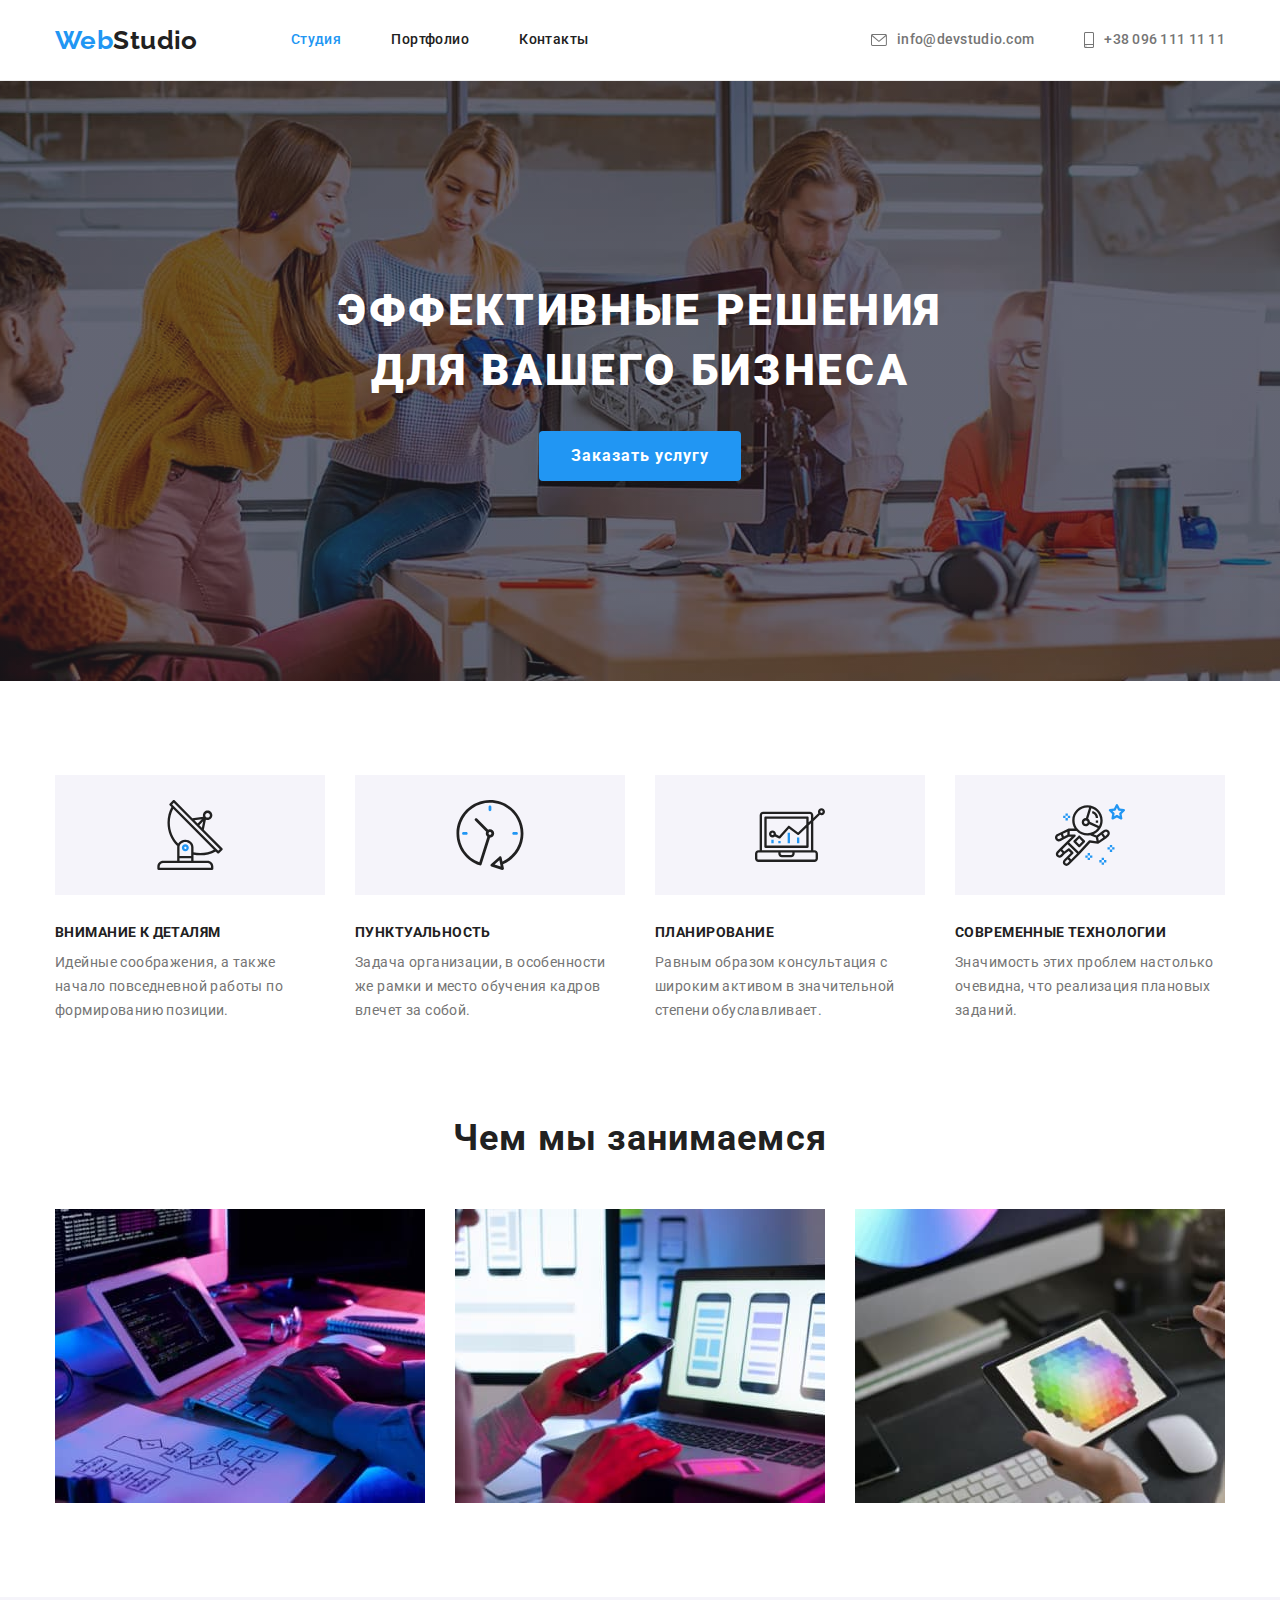
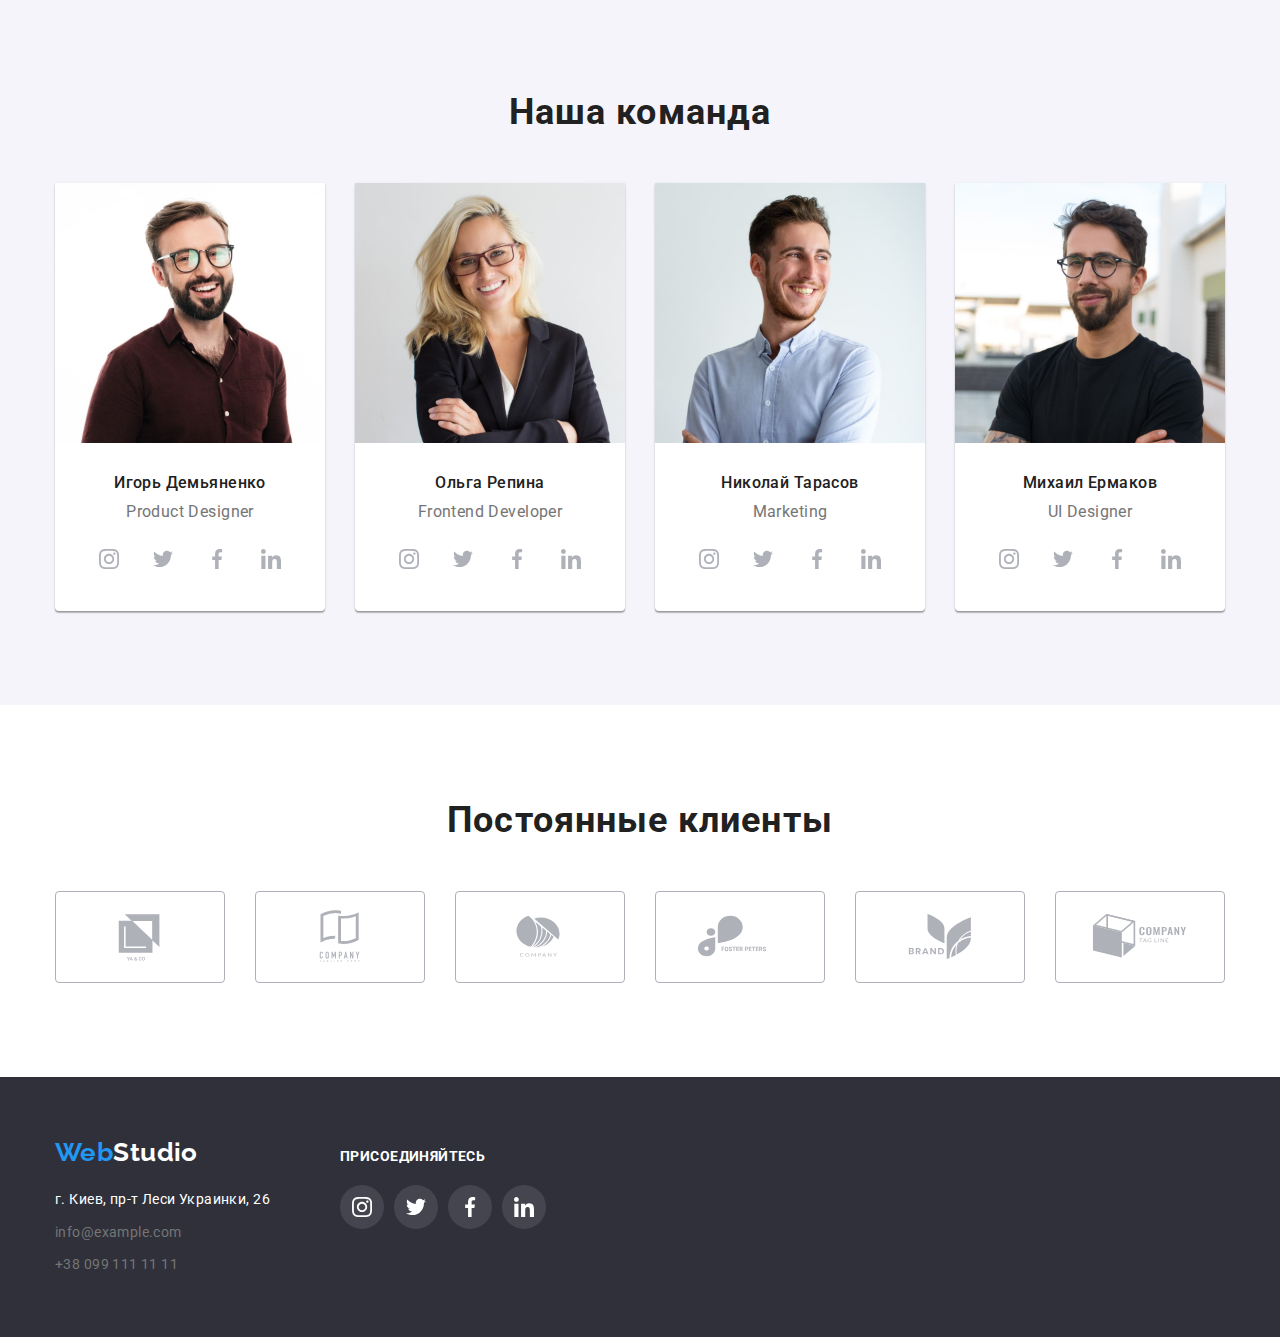
<file: index.html>
<!DOCTYPE html>
<html lang="en">

<head>
    <meta charset="UTF-8">
    <meta http-equiv="X-UA-Compatible" content="IE=edge">
    <meta name="viewport" content="width=device-width, initial-scale=1.0">
    <title>WebStudio</title>
    <link rel="preconnect" href="https://fonts.googleapis.com">
    <link rel="preconnect" href="https://fonts.gstatic.com" crossorigin>
    <link href="https://fonts.googleapis.com/css2?family=Raleway:wght@700&family=Roboto:wght@400;500;700;900&display=swap" rel="stylesheet">
    <link rel="stylesheet" href="https://cdnjs.cloudflare.com/ajax/libs/modern-normalize/1.1.0/modern-normalize.min.css">
    <link rel="stylesheet" href="css/styles.css">
   </head>

<body>
    <!--Site_header-->
    <header class="header">
    <div class="container navigation">
        <a class="logo link" href="">Web<span class="logo-accent">Studio</span></a>
    
        <nav>
            <ul class="site-nav list">
                <li class="item"> <a class="link-current link list" href style="color:#2196F3;">Студия</a></li>
                <li class="item" > <a class="link list" href="./portfolio.html">Портфолио</a></li>
                <li class="item"> <a class="link list" href="">Контакты</a></li>
            </ul>
        </nav>
    
        <ul class="contact-nav list"> 
            <li class="item"> <a class="link" href="mailto:info@devstudio.com">
                <svg class="contact-soc-icon" width="16" height="12">
                    <use href="./images/icons.svg#icon-envelope"></use>
                </svg>
                info@devstudio.com
            </a>
         </li>
            <li class=item> <a class="link" href="tel:+380961111111">
                <svg class="contact-soc-icon" width="10" height="16">
                    <use href="./images/icons.svg#icon-smartphone"></use>
                </svg>
                +38 096 111 11 11
            </a>
         </li>
        </ul>
        </div>
    </header>
    <main>
        <!--hero-->
        <section class="hero">
            <div class="container">
            <h1 class="hero-title">Эффективные решения <br> для вашего бизнеса</h1>
            <button class="button primary" type="button">Заказать услугу</button>
            </div>
        </section>
        <!--What do we care about others-->
        <section class="section-singularity">
            <div class="container">
            <h2 class="visually-hidden">What do we care about others</h2>
            <ul class="singularity-list list">
                <li class="singularity-item item icon-antenna">
                    <div class="singularity-icon">
                        <svg width="70" height="70">
                            <use href="./images/icons.svg#icon-antenna"></use>
                        </svg>

                    </div>

                    <h3 class="singularity-title">Внимание к деталям </h3>
                    <p class="singularity-text"> Идейные соображения, а также начало повседневной работы по формированию позиции.
                    </p>
                </li>
                <li class="singularity-item item icon-clock">
                    <div class="singularity-icon">
                        <svg width="70" height="70">
                            <use href="./images/icons.svg#icon-clock"></use>
                        </svg>
                    
                    </div>
                    <h3 class="singularity-title">Пунктуальность</h3>
                    <p class="singularity-text" >Задача организации, в особенности же рамки и место обучения кадров влечет за собой.
                    </p>
                </li>
                <li class="singularity-item item icon-diagram">
                    <div class="singularity-icon">
                        <svg width="70" height="70">
                            <use href="./images/icons.svg#icon-diagram"></use>
                        </svg>
                    
                    </div>
                    <h3 class="singularity-title">Планирование</h3>
                    <p class="singularity-text">Равным образом консультация с широким активом в значительной степени обуславливает.
                    </p>
                </li>
                <li class="singularity-item item icon-astronaut" >
                    <div class="singularity-icon">
                        <svg width="70" height="70">
                            <use href="./images/icons.svg#icon-astronaut"></use>
                        </svg>
                    
                    </div>
                    <h3 class="singularity-title">Современные технологии</h3>
                    <p class="singularity-text">Значимость этих проблем настолько очевидна, что реализация плановых заданий.
                    </p>
                </li>
            </ul>
            </div>
        </section>
        <!--What_are_we_doing-->
        <section class="section-job">
            <div class="container">
            <h2 class="job-title">Чем мы занимаемся</h2>
            <ul class="job-list list">
                <li class="job-item item"> <img src="./images/img1.jpg" alt="Фото с ноутбуком" width="370" height="294"></li>
                <li class="job-item item"> <img src="./images/img2.jpg" alt="Фото с телефоном" width="370" height="294"></li>
                <li class="job-item item"> <img src="./images/img3.jpg" alt="Фото с планшетом" width="370" height="294"></li>
            </ul> 
            </div>
        </section>
        <!--Our_star_team-->
        <section class="section-team">
            <div class="container">
            <h2 class="team-title">Наша команда</h2>
            <ul class="team list">
                <!--Ihor-->
                <li class="team-item item">
                    <img class="img" src="./images/img4.jpg" alt="Фото Игоря" width="270" height="260">
                    <div class="team-list"> 
                    <h3 class="team-member">Игорь Демьяненко</h3>
                    <p class="team-position">Product Designer</p> 
                <ul class="team-soc-list list">
                    <li class="team-soc-item"><a href="" class="team-soc-link link">
                            <svg class="team-soc-icon" width="20" height="20">
                                <use href="./images/icons.svg#icon-instagram"></use>
                            </svg>
                        </a>
                    </li>
                    <li class="team-soc-item"><a href="" class="team-soc-link link">
                            <svg class="team-soc-icon" width="20" height="20">
                                <use href="./images/icons.svg#icon-twitter"></use>
                            </svg>
                        </a>
                    </li>
                    <li class="team-soc-item"><a href="" class="team-soc-link link">
                            <svg class="team-soc-icon" width="20" height="20">
                                <use href="./images/icons.svg#icon-facebook"></use>
                            </svg>
                        </a>
                    </li>
                    <li class="team-soc-item"><a href="" class="team-soc-link link">
                            <svg class="team-soc-icon" width="20" height="20">
                                <use href="./images/icons.svg#icon-linkedin"></use>
                            </svg>
                        </a>
                    </li>
                </ul>
                </div>
                
                </li>
                <!--Olha-->
                <li class="team-item item">
                    <img class="img" src="./images/img5.jpg" alt="Фото Ольги" width="270" height="260">
                    <div class="team-list">
                    <h3 class="team-member">Ольга Репина</h3>
                    <p class="team-position">Frontend Developer</p>
                <ul class="team-soc-list list">
                    <li class="team-soc-item"><a href="" class="team-soc-link link">
                            <svg class="team-soc-icon" width="20" height="20">
                                <use href="./images/icons.svg#icon-instagram"></use>
                            </svg>
                        </a>
                    </li>
                    <li class="team-soc-item"><a href="" class="team-soc-link link">
                            <svg class="team-soc-icon" width="20" height="20">
                                <use href="./images/icons.svg#icon-twitter"></use>
                            </svg>
                        </a>
                    </li>
                    <li class="team-soc-item"><a href="" class="team-soc-link link">
                            <svg class="team-soc-icon" width="20" height="20">
                                <use href="./images/icons.svg#icon-facebook"></use>
                            </svg>
                        </a>
                    </li>
                    <li class="team-soc-item"><a href="" class="team-soc-link link">
                            <svg class="team-soc-icon" width="20" height="20">
                                <use href="./images/icons.svg#icon-linkedin"></use>
                            </svg>
                        </a>
                    </li>
                </ul>
                </div>
                
                </li>
                <!--Nicolay-->
                <li class="team-item item">
                    <img class="img" src="./images/img6.jpg" alt="Фото Николая" width="270" height="260">
                    <div class="team-list">
                    <h3 class="team-member">Николай Тарасов</h3>
                    <p class="team-position">Marketing</p>
                <ul class="team-soc-list list">
                    <li class="team-soc-item"><a href="" class="team-soc-link link">
                            <svg class="team-soc-icon" width="20" height="20">
                                <use href="./images/icons.svg#icon-instagram"></use>
                            </svg>
                        </a>
                    </li>
                    <li class="team-soc-item"><a href="" class="team-soc-link link">
                            <svg class="team-soc-icon" width="20" height="20">
                                <use href="./images/icons.svg#icon-twitter"></use>
                            </svg>
                        </a>
                    </li>
                    <li class="team-soc-item"><a href="" class="team-soc-link link">
                            <svg class="team-soc-icon" width="20" height="20">
                                <use href="./images/icons.svg#icon-facebook"></use>
                            </svg>
                        </a>
                    </li>
                    <li class="team-soc-item"><a href="" class="team-soc-link link">
                            <svg class="team-soc-icon" width="20" height="20">
                                <use href="./images/icons.svg#icon-linkedin"></use>
                            </svg>
                        </a>
                    </li>
                </ul>
                </div>
                
                </li>
                <!--Michail-->
                <li class="team-item item">
                    <img class="img" src="./images/img7.jpg" alt="Фото Михаила" width="270" height="260">
                    <div class="team-list">
                    <h3 class="team-member">Михаил Ермаков</h3>
                    <p class="team-position" >UI Designer</p>
                <ul class="team-soc-list list">
                    <li class="team-soc-item"><a href="" class="team-soc-link link">
                            <svg class="team-soc-icon" width="20" height="20">
                                <use href="./images/icons.svg#icon-instagram"></use>
                            </svg>
                        </a>
                    </li>
                    <li class="team-soc-item"><a href="" class="team-soc-link link">
                            <svg class="team-soc-icon" width="20" height="20">
                                <use href="./images/icons.svg#icon-twitter"></use>
                            </svg>
                        </a>
                    </li>
                    <li class="team-soc-item"><a href="" class="team-soc-link link">
                            <svg class="team-soc-icon" width="20" height="20">
                                <use href="./images/icons.svg#icon-facebook"></use>
                            </svg>
                        </a>
                    </li>
                    <li class="team-soc-item"><a href="" class="team-soc-link link">
                            <svg class="team-soc-icon" width="20" height="20">
                                <use href="./images/icons.svg#icon-linkedin"></use>
                            </svg>
                        </a>
                    </li>
                </ul>
                </div>
                
                </li>
            </ul>
            </div>
        </section>
        <!--Klients-->
        <section class="klients">
            <div class="container">
            <h2 class="klients-title">Постоянные клиенты</h2>
            <!--<div class="klients-base">-->
                    <ul class="klients-list list">
                    <li class="klients-item">
                        <a class="klient-link link" href="">
                            <svg class="klient-icon" width="106" height="60">
                                <use href="./images/icons.svg#icon-Logo1"></use>
                            </svg>
                        </a>
                    </li>
                    <li class="klients-item">
                        <a class="klient-link link" href="">
                            <svg class="klient-icon" width="106" height="60">
                                <use href="./images/icons.svg#icon-Logo2"></use>
                            </svg>
                        </a>
                    </li>
                    <li class="klients-item">
                        <a class="klient-link link" href="">
                            <svg class="klient-icon" width="106" height="60">
                                <use href="./images/icons.svg#icon-Logo3"></use>
                            </svg>
                        </a>
                    </li>
                    <li class="klients-item">
                        <a class="klient-link link" href="">
                            <svg class="klient-icon" width="106" height="60">
                                <use href="./images/icons.svg#icon-Logo4"></use>
                            </svg>
                        </a>
                    </li>
                    <li class="klients-item">
                        <a class="klient-link link" href="">
                            <svg class="klient-icon" width="106" height="60">
                                <use href="./images/icons.svg#icon-Logo5"></use>
                            </svg>
                        </a>
                    </li>
                    <li class="klients-item">
                        <a class="klient-link link" href="">
                            <svg class="klient-icon" width="106" height="60">
                                <use href="./images/icons.svg#icon-Logo6"></use>
                            </svg>
                        </a>
                    </li>
                </ul>
                <!--</div>-->
            </div>
        </section>
        
        </main>
        <!--Footer-->
        <footer class="footer">
            <div class="container footer-connect">
                <div class="footer-address">
            <a class="logo link logo-one" href="">Web<span class="logo-footer">Studio</span></a>
           
            <address class="address-bottom">
                <ul class="address list">
                    <li class="address-item item"> <a class="address-be-found" href="https://goo.gl/maps/zkPrUZPVj4T2EZEg6" target="_blank" rel="noreferrer noopener">
                        г. Киев, пр-т Леси Украинки, 26 </a></li>
                    <li class="address-item item"> <a class="address-contact" href="mailto:info@example.com">info@example.com</a></li>
                    <li class="address-item item"> <a class="address-contact" href="tel:+380991111111">+38 099 111 11 11</a></li>
                </ul>
            </address>
                </div>
                <div class="connect-soc">
                    <h2 class="connect-title">Присоединяйтесь</h2>
                      <ul class="connect-list list">
                        <li class="connect-item">
                            <a class="connect-link" href="">
                                <svg class="connect-icon" width="20" height="20">
                                    <use href="./images/icons.svg#icon-instagram"></use>
                                </svg>
                            </a>
                        </li>
                        <li class="connect-item">
                            <a class="connect-link" href="">
                                <svg class="connect-icon" width="20" height="20">
                                    <use href="./images/icons.svg#icon-twitter"></use>
                                </svg>
                            </a>
                        </li>
                        <li class="connect-item">
                            <a class="connect-link" href="">
                                <svg class="connect-icon" width="20" height="20">
                                    <use href="./images/icons.svg#icon-facebook"></use>
                                </svg>
                            </a>
                        </li>
                        <li class="connect-item">
                            <a class="connect-link" href="">
                                <svg class="connect-icon" width="20" height="20">
                                    <use href="./images/icons.svg#icon-linkedin"></use>
                                </svg>
                            </a>
                        </li>
                    </ul>
                </div>                
            </div>
        </footer>
        
        </body>
        
        </html>
</file>
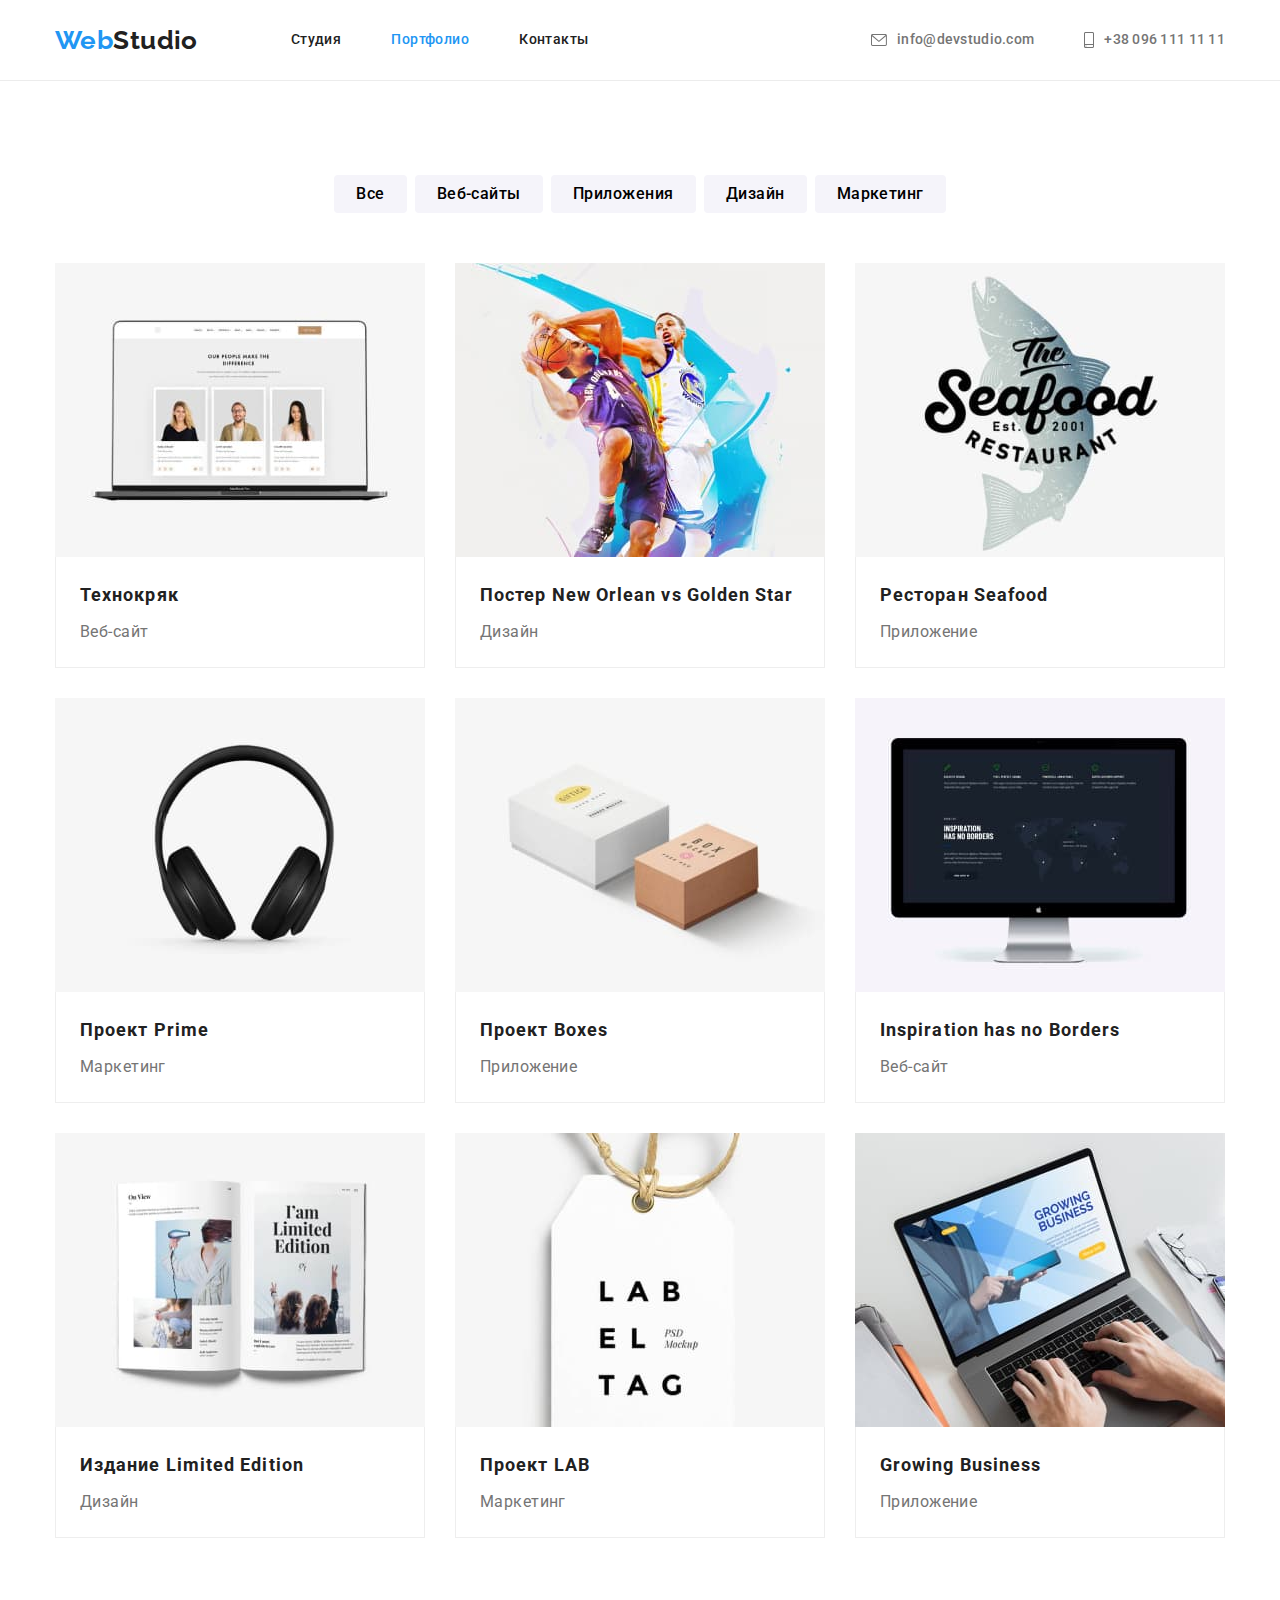
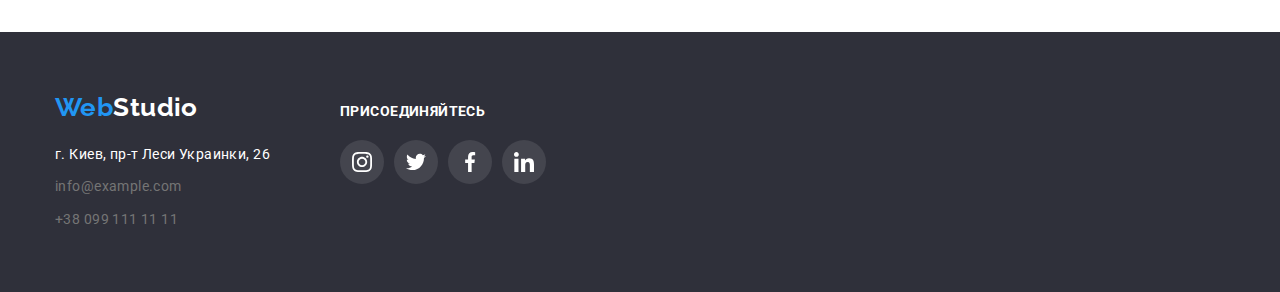
<file: portfolio.html>
<!DOCTYPE html>
<html lang="ru">

<head>
    <meta charset="UTF-8">
    <meta http-equiv="X-UA-Compatible" content="IE=edge">
    <meta name="viewport" content="width=device-width, initial-scale=1.0">
    <title>WebStudio</title>
    <link rel="preconnect" href="https://fonts.googleapis.com">
    <link rel="preconnect" href="https://fonts.gstatic.com" crossorigin>
    <link rel="stylesheet" href="https://cdnjs.cloudflare.com/ajax/libs/modern-normalize/1.1.0/modern-normalize.min.css">
    <link href="https://fonts.googleapis.com/css2?family=Raleway:wght@700&family=Roboto:wght@400;500;700;900&display=swap"
        rel="stylesheet">
    <link rel="stylesheet" href="css/styles.css">
</head>
<body class="body">
    <!--site_header-->
    <header class="header">
        <div class="container navigation">
            <a class="logo link" href="">Web<span class="logo-accent">Studio</span></a>
        <nav>
            <ul class="site-nav list">
                <li class="item" > <a class="link" href="./index.html">Студия</a></li>
                <li class="item" > <a class="link-current link" href style="color: #2196F3;">Портфолио</a></li>
                <li class="item" > <a class="link" href="">Контакты</a></li>
            </ul>
        </nav>
        <ul class="contact-nav list">
            <li class="item" > <a class="link" href="mailto:info@devstudio.com">
                <svg class="contact-soc-icon" width="16" height="12">
                    <use href="./images/icons.svg#icon-envelope"></use>
                </svg>
                info@devstudio.com
            </a> 
        </li>
            <li class="item" > <a class="link" href="tel:+380961111111">
                <svg class="contact-soc-icon" width="10" height="16">
                    <use href="./images/icons.svg#icon-smartphone"></use>
                </svg>
                +38 096 111 11 11
            </a>
         </li>
        </ul>
        </div>
    </header>
    <main>
        <section class="section-portfolio">
             <div class="container">
            <h1 class="visually-hidden">Content Portfolio page</h1>
            <ul class="button-list list">
                <li class="button-item item" > <button class="button-portfolio" type="button">Все</button></li>
                <li class="button-item item" > <button class="button-portfolio" type="button">Веб-сайты</button></li>
                <li class="button-item item" > <button class="button-portfolio" type="button">Приложения</button></li>
                <li class="button-item item" > <button class="button-portfolio" type="button">Дизайн</button></li>
                <li class="button-item item" > <button class="button-portfolio" type="button">Маркетинг</button></li>
            </ul>
        
            <ul class="project-list list">
                <li class="project-item" >
                <a class="project-link link" href="">
                    <img class="img"  src="./images/cards.jpg" alt="our specialists"  width="370">
                    <div class="project-container">
                    <h2 class="project-title ">Технокряк</h2>
                    <p class="project-text ">Веб-сайт</p>
                    </div>
                </a>
                </li>
                <li class="project-item" >
                <a class="project-link link" href="">
                    <img class="img" src="./images/basketball.jpg" alt="basketball players"  width="370">
                    <div class="project-container">
                    <h2 class="project-title ">Постер New Orlean vs Golden Star</h2>
                    <p class="project-text ">Дизайн</p>
                    </div>
                </a>
                </li> 
                <li class="project-item" >
                <a class="project-link link" href="">
                    <img class="img" src="./images/fishrestaurant.jpg" alt="logo of seafoodrestaurant"  width="370">
                    <div class="project-container">
                    <h2 class="project-title ">Ресторан Seafood</h2>
                    <p class="project-text  ">Приложение</p>
                    </div>
                </a>
                </li>
                <li class="project-item" >
                <a class="project-link link" href="">
                    <img class="img" src="./images/headphone.jpg" alt="headphone"  width="370">
                    <div class="project-container">
                    <h2 class="project-title ">Проект Prime</h2>
                    <p  class="project-text ">Маркетинг</p>
                    </div>
                </a>
                </li>
                <li class="project-item"  >
                <a class="project-link link" href="">
                    <img class="img" src="./images/boxes.jpg" alt="boxes"  width="370">
                    <div class="project-container">
                    <h2 class="project-title  ">Проект Boxes</h2>
                    <p class="project-text ">Приложение</p>
                    </div>
                </a>
                </li>
                <li class="project-item">
                <a class="project-link link" href="">
                    <img class="img" src="./images/monitor.jpg" alt="monitor"  width="370">
                    <div class="project-container">
                    <h2 lang="en" class="project-title">Inspiration has no Borders</h2>
                    <p class="project-text ">Веб-сайт</p>
                    </div>
                </a>
                </li>
                <li class="project-item">
                <a class="project-link link" href="">
                    <img class="img" src="./images/book.jpg" alt="book"  width="370">
                    <div class="project-container">
                    <h2 class="project-title ">Издание Limited Edition</h2>
                    <p class="project-text ">Дизайн</p>
                    </div>
                </a>
                </li>
                <li class="project-item" >
                <a class="project-link link" href="">
                    <img class="img" src="./images/LAB.jpg" alt="label teg"  width="370">
                    <div class="project-container">
                    <h2 class="project-title ">Проект LAB</h2>
                    <p class="project-text ">Маркетинг</p>
                    </div>
                </a>
                </li>
                <li class="project-item">
                <a class="project-link link" href="">
                    <img class="img" src="./images/leptoptyping.jpg" alt="leptop"  width="370">
                    <div class="project-container">
                    <h2 class="project-title  ">Growing Business</h2>
                    <p class="project-text ">Приложение</p>
                    </div>
                </a>
                </li>
            </ul>
            </div>
        </section>

    </main>
    <!--footer-->
    <footer class="footer">
        <div class="container">
            <div class="footer-connect">
                <div class="footer-address">
        <a class="logo link logo-one" href="">Web<span class="logo-footer">Studio</span></a>
        <address class="address-bottom">
            <ul class="address list">
                <li class="address-item item" > <a class="address-be-found" href="https://goo.gl/maps/zkPrUZPVj4T2EZEg6" target="_blank" rel="noreferrer noopener">
                        г. Киев, пр-т Леси Украинки, 26
                    </a></li>
                <li class="address-item item" > <a class="address-contact" href="mailto:info@example.com">info@example.com</a></li>
                <li class="address-item item" > <a class="address-contact" href="tel:+380991111111">+38 099 111 11 11</a></li>
            </ul>
        </address>
        </div>
        <section class="connect">
            <div class="connect-soc">
        
                <h2 class="connect-title">Присоединяйтесь</h2>
                <ul class="connect-list list">
                    <li class="connect-item">
                        <a class="connect-link" href="">
                            <svg class="connect-icon" width="20" height="20">
                                <use href="./images/icons.svg#icon-instagram"></use>
                            </svg>
                        </a>
                    </li>
                    <li class="connect-item">
                        <a class="connect-link" href="">
                            <svg class="connect-icon" width="20" height="20">
                                <use href="./images/icons.svg#icon-twitter"></use>
                            </svg>
                        </a>
                    </li>
                    <li class="connect-item">
                        <a class="connect-link" href="">
                            <svg class="connect-icon" width="20" height="20">
                                <use href="./images/icons.svg#icon-facebook"></use>
                            </svg>
                        </a>
                    </li>
                    <li class="connect-item">
                        <a class="connect-link" href="">
                            <svg class="connect-icon" width="20" height="20">
                                <use href="./images/icons.svg#icon-linkedin"></use>
                            </svg>
                        </a>
                    </li>
                </ul>
            </div>
        </section>
        
        </div>
        </div>
    </footer>
</body>
</html>
</file>
<file: css/styles.css>
:root {
    --primary-text-color: #757575;
    --title-text-color: #212121;
    --accent-color: #2196F3;
    --primary-white-color: #FFFFFF;
    --secondary-white-color: color: rgba(255, 255, 255, 0.6);
    --medium-bg-color: #E5E5E5;
    --end-bg-color: #F5F4FA;
    --footer-bg-color: #2F303A;
    --header-border-color: #ECECEC;
    --portfolio-border-color: #EEEEEE;
    --hero-bg-color: #C4C4C4;
    --klients-color: #AFB1B8;
    --btn-bg-hover-color: ;
    
}


body {
    color: var(--primary-text-color);
    background-color: var(--primary-white-color);
    font-family:'Roboto', sans-serif;
    font-size: 14px;
    letter-spacing: 0.03em; 
}

h1,
h2,
h3,
h4,
h5,
h6,
p{
    margin: 0;
}

img {
    display: block;
    max-width: 100%;
    height: auto;
}
address {
    font-style: normal;}

.container {
    width: 1200px;
    padding-left: 15px;
    padding-right: 15px;
    margin-left: auto;
    margin-right: auto;
}

.list {
    list-style: none;
    padding-left: 0;
    margin: 0;
}
.link {
    text-decoration: none;
  
}
.item {
    list-style-type: none;
  }  /* Убираем маркеры */

/*,
*::before,
*::after {
    margin: 0;
    padding: 0;
    box-sizing: border-box;
}*/

.header {
    border-bottom: 1px solid var(--header-border-color);
}

/* Logo */
.logo {
    color: var(--accent-color);
    font-family: 'Raleway', sans-serif;
    font-weight: 700;
    font-size: 26px;
    line-height: 1.17;
    text-decoration: none;
    margin-right: 93px;
}
.logo-accent {
    color: var(--title-text-color);
}
   

.logo-footer {
    color: var(--primary-white-color);
    
}
.logo-one{
    margin-right: 0;
    
}

/* Navigation */
.navigation{
    display: flex;
    align-items: center;
}
.site-nav {
    display: flex;
}

.site-nav .item:not(:last-child) {
    margin-right: 50px;
}
   
.site-nav .link {
    display: block;
    padding-top: 32px;
    padding-bottom: 32px;
    color: var(--title-text-color);
    font-weight: 500;
    font-size: 14px;
    line-height: 1.14;
    letter-spacing: 0.03em;
    text-decoration: none;
}

.site-nav .link:hover,
.site-nav .link:focus {
    color: var(--accent-color);
}
.site-nav .link .link-current {
    color: var(--accent-color);
}

/* Contact */
.contact-nav{
    display: flex;
    margin-left: auto;
    align-items: center;
}

.contact-nav .link {
    display: flex;
    align-items: center;
    padding-top: 32px;
    padding-bottom: 32px;
    color: var(--primary-text-color);
    font-weight: 500;
    font-size: 14px;
    line-height: 1.14;
    letter-spacing: 0.02em;
  }
  

.contact-nav .item+.item {
    margin-left: 50px;
}

.contact-nav .link:hover,
.contact-nav .link:focus {
    color: var(--accent-color);
}
   
.contact-nav .link:hover .contact-soc-icon,
.contact-nav .link:focus .contact-soc-icon{
    fill:var(--accent-color) ;
}
    
.contact-soc-icon{
    margin-right: 10px;
    fill: currentColor;
  }
    
 

/* Visually-hidden */
.visually-hidden {
    position: absolute;
    width: 1px;
    height: 1px;
    margin: -1px;
    border: 0;
    padding: 0;

    white-space: nowrap;
    clip-path: inset(100%);
    clip: rect(0 0 0 0);
    overflow: hidden;
}

/* Hero title */
.hero {
    max-width: 1600px;
    height: 600px;
    margin: 0 auto;
    padding-top: 200px;
    padding-bottom: 200px;
    background-color: var(--footer-bg-color);
    background-image:linear-gradient(rgba(47, 48, 58, 0.4),
        rgba(47, 48, 58, 0.4)), url(../images/Img-hero.jpg);
    background-repeat: no-repeat;
    background-position: center;
    background-size: cover;
    text-align: center;
}

.hero-title {
    margin-bottom: 30px;
    color: var(--primary-white-color);
    font-weight: 900;
    font-size: 44px;
    line-height: 1.36;
    letter-spacing: 0.06em;
    text-transform: uppercase;
}

/* Background color section */
.team {
    background-color: var(--end-bg-color);
}

.footer {
    background-color: var(--footer-bg-color);
}

/* Section */
.team-title, .job-title, .klients-title {
    margin-bottom: 50px;
    color: var(--title-text-color);
    font-weight: 700;
    font-size: 36px;
    line-height: 1.17;
    text-align: center;
    letter-spacing: 0.03em;
}

/* Singularity */
.section-singularity{
    padding-top: 94px;
    padding-bottom: 94px;
}
.singularity-list {
    display: flex;
}

.singularity-item {
    width: 270px;
}

.singularity-item:not(:last-child) {
    margin-right: 30px;
}

.singularity-icon{
    display: flex;
    align-items: center;
    justify-content: center;
    width: 270px;
    height: 120px;
    margin-bottom: 30px;
    background-color: var(--end-bg-color);
}

.singularity-title {
    margin-bottom: 10px;
    color: var(--title-text-color);
    font-weight: 700;
    font-size: 14px;
    line-height: 1.14;
    text-transform: uppercase;
}
.singularity-text{
    font-family: 'Roboto';
    font-style: normal;
    font-weight: 400;
    font-size: 14px;
    line-height: 1.71;
    letter-spacing: 0.03em;
}
/* What are we doing */

.section-job {
    padding-bottom: 94px;
}

.job-list { 
    display: flex;
}

.job-item:not(:last-child) {
    margin-right: 30px;
}


/* Team section */
.section-team {
    padding-top: 94px;
    padding-bottom: 94px;
    background-color: var(--end-bg-color);
}

.team{
    display:flex;
}

.team-item:not(:last-child) {
    margin-right: 30px;
}


.team-item {
    background-color: var(--primary-white-color);
    box-shadow: 0px 1px 3px rgba(0, 0, 0, 0.12), 0px 1px 1px rgba(0, 0, 0, 0.14), 0px 2px 1px rgba(0, 0, 0, 0.2);
    border-radius: 0px 0px 4px 4px;

}

 
.team-list{
    padding-top: 30px;
    padding-bottom: 30px;
}

.team-member {
    margin-bottom: 10px;
    color: var(--title-text-color);
    font-style: normal;
    font-weight: 500;
    font-size: 16px;
    line-height: 1.19;
    text-align: center;
 }

.team-position {
    font-size: 16px;
    line-height: 1.19;
    text-align: center; 
    margin-bottom: 16px;
}
.team-soc-list{
    display:flex;
    justify-content:center;

}
.team-soc-item{
    width: 44px;
    height: 44px;
    margin-right: 10px;
   
}
.team-soc-item:last-child {
 margin: 0px;

}
.team-soc-icon{
    fill: var(--klients-color);
   
}

.team-soc-link{
    width: 100%;
    height: 100%;
    border-radius: 50%;
    display:flex;
    align-items: center;
    justify-content: center;
    background-color: var(--primary-white-color-color);
    
  } 


.team-soc-link:hover, 
.team-soc-link:focus{
    background-color: var(--accent-color); 
    box-shadow: 0px 1px 3px rgba(0, 0, 0, 0.12), 0px 1px 1px rgba(0, 0, 0, 0.14), 0px 2px 1px rgba(0, 0, 0, 0.2);
}
.team-soc-link:hover .team-soc-icon,
.team-soc-link:focus .team-soc-icon{
    fill: #FFFFFF;
}
/*Klients*/
.klients {
    padding-top: 94px;
    padding-bottom: 94px;
}

.klients-list {
    display: flex;

}

/*.klients-base {
    display: flex;
    justify-content: center;
}*/

.klient-link {
    display: flex;
    width: 170px;
    height: 92px;
    justify-content: center;
    align-items: center;
    color: var(--klients-color);
    box-sizing: inherit;
    border: 1px solid var(--klients-color);
    border-radius: 4px;
    fill: var(--klients-color);
}

.klients-item:not(:last-child) {
    margin-right: 30px;
}

.klient-link:hover,
.klient-link:focus {
    border: 1px solid var(--accent-color);
    fill: var(--accent-color);
}


/* Footer */
.footer {
    padding-top: 60px;
    padding-bottom: 60px;
}
.address-bottom {
    margin-top: 20px;
}


.address-item:not(:last-child) {
    margin-bottom: 9px;
}

.address-be-found {
    color: var(--primary-white-color);
    text-decoration: none;
    line-height: 1.71;
}

.address-contact {
    color: var(--secondary-white-color);
    text-decoration: none;
    line-height: 1.71;
}

.address-contact:hover,
.address-contact:focus,
.address-be-found:hover,
.address-be-found:focus {
    color: var(--accent-color);
}
.footer-address {
    margin-right: 70px;
  }

.footer-connect {
    display: flex;
    align-items: baseline;

}
.connect{
    padding-top: 0;
}

.connect-list {
    display: flex;
    width: 206px;

}


.connect-title {
    font-size: 14px;
    line-height: 1.14;
    letter-spacing: 0.03em;
    text-transform: uppercase;
    color: var(--primary-white-color);
    margin-bottom: 20px;
  }

.connect-link {
    display: flex;
    align-items: center;
    justify-content: center;
    width: 44px;
    height: 44px;
    border-radius: 50%;
    background: rgba(255, 255, 255, 0.1);
}


.connect-item:not(:last-child) {
    margin-right: 10px;
}

.connect-link:hover,
.connect-link:focus {
    background-color: var(--accent-color);
    box-shadow: 0px 1px 3px rgba(0, 0, 0, 0.12), 0px 1px 1px rgba(0, 0, 0, 0.14), 0px 2px 1px rgba(0, 0, 0, 0.2);
}

.connect-icon {
    fill: var(--primary-white-color);
    
}

.connect-icon:hover {
    fill: var(--primary-white-color);

}


/* Button  */

.button {
    display: inline-block;
    padding-top: 10px;
    padding-right: 32px;
    padding-bottom: 10px;
    padding-left: 32px;
    border: none;
    border-radius: 4px;
    color: var(--title-text-color);
    background-color: var(--primary-white-color);
    font-family: inherit;
    font-weight: 700;
    font-size: 16px;
    line-height: 1.88;
    align-items: center;
    text-align: center;
    letter-spacing: 0.06em;
    cursor: pointer;
    }

.button.primary {
    color: var(--primary-white-color);
    background-color: var(--accent-color);

}

.button .secondary {
    color: var(--accent-color);
    background-color: var(--primary-white-color);

}

/* Portfolio page */
.project-list {
    display: flex;
    flex-wrap: wrap;
    margin-top: 50px;
}
.section-portfolio {
    padding-top: 94px;
    padding-bottom: 94px;
}

.button-list {
    display: flex;
    justify-content: center;

}

.button-portfolio {
    padding: 6px 22px;
    background-color: var(--end-bg-color);
    font-family: inherit;
    font-weight: 500;
    font-size: 16px;
    line-height: 1.62;
    letter-spacing: 0.03em;
    background-color: var(--end-bg-color);
    border: none;
    border-radius: 4px;
    cursor: pointer;
    
}

.button-portfolio:hover,
.button-portfolio:focus {
    color: var(--primary-white-color);
    background-color: var(--accent-color);
    box-shadow: 0px 3px 1px rgba(0, 0, 0, 0.1), 0px 1px 2px rgba(0, 0, 0, 0.08), 0px 2px 2px rgba(0, 0, 0, 0.12);
}

.button-list .item:not(:last-child) {
    margin-right: 8px;
}

/*.button-item:hover,
.button-item:focus {
    color: var(--primary-white-color);
    background-color: var(--accent-color);
}*/
.project-container {
    padding: 20px 24px;
    border: 1px solid var(--portfolio-border-color);
    border-top: none; 
}

.project-link { 
    display: block;
    box-shadow: none;


}

.project-link:hover,
.project-link:focus {
    box-shadow: 0px 1px 1px rgba(0, 0, 0, 0.12), 0px 4px 4px rgba(0, 0, 0, 0.06), 1px 4px 6px rgba(0, 0, 0, 0.16);
}


.project-item {
    width: 370px;
    margin-bottom: 30px;
    margin-right: 30px;

}



.project-item:nth-child(3n) {margin-right: 0;
}

.project-item:nth-last-child(-n+3) {margin-bottom: 0;
}

.project-title {
    color: var(--title-text-color);
    font-weight: 700;
    font-size: 18px;
    line-height: 2;
    letter-spacing: 0.06em;
    margin-bottom: 4px;
}

.project-text {
    font-weight: 400;
    font-size: 16px;
    line-height: 1.88;
    color: var(--primary-text-color);
}
</file>
